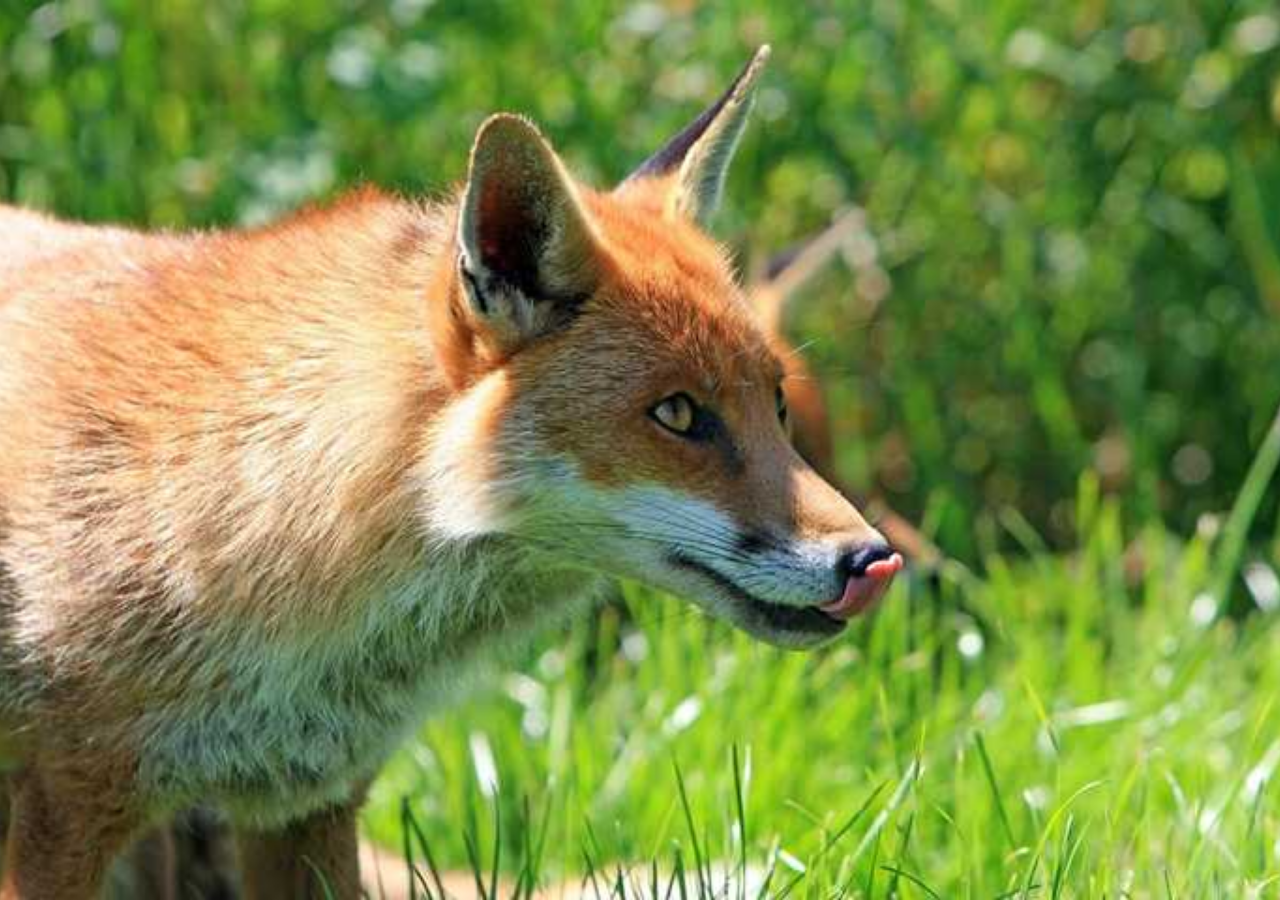
<file: index.html>
<!DOCTYPE html>
<html>
  <head>
    <meta charset="utf-8">
    <title>A2HS demo</title>
    <link href="style.css" rel="stylesheet">
    <script src="index.js" defer></script>
    <link rel="manifest" href="manifest.webmanifest">
  </head>
  <body>
    <img src="images/fox1.jpg" alt="a fox picture">
    <button class="add-button">Add to home screen</button>
  </body>
</html>
</file>
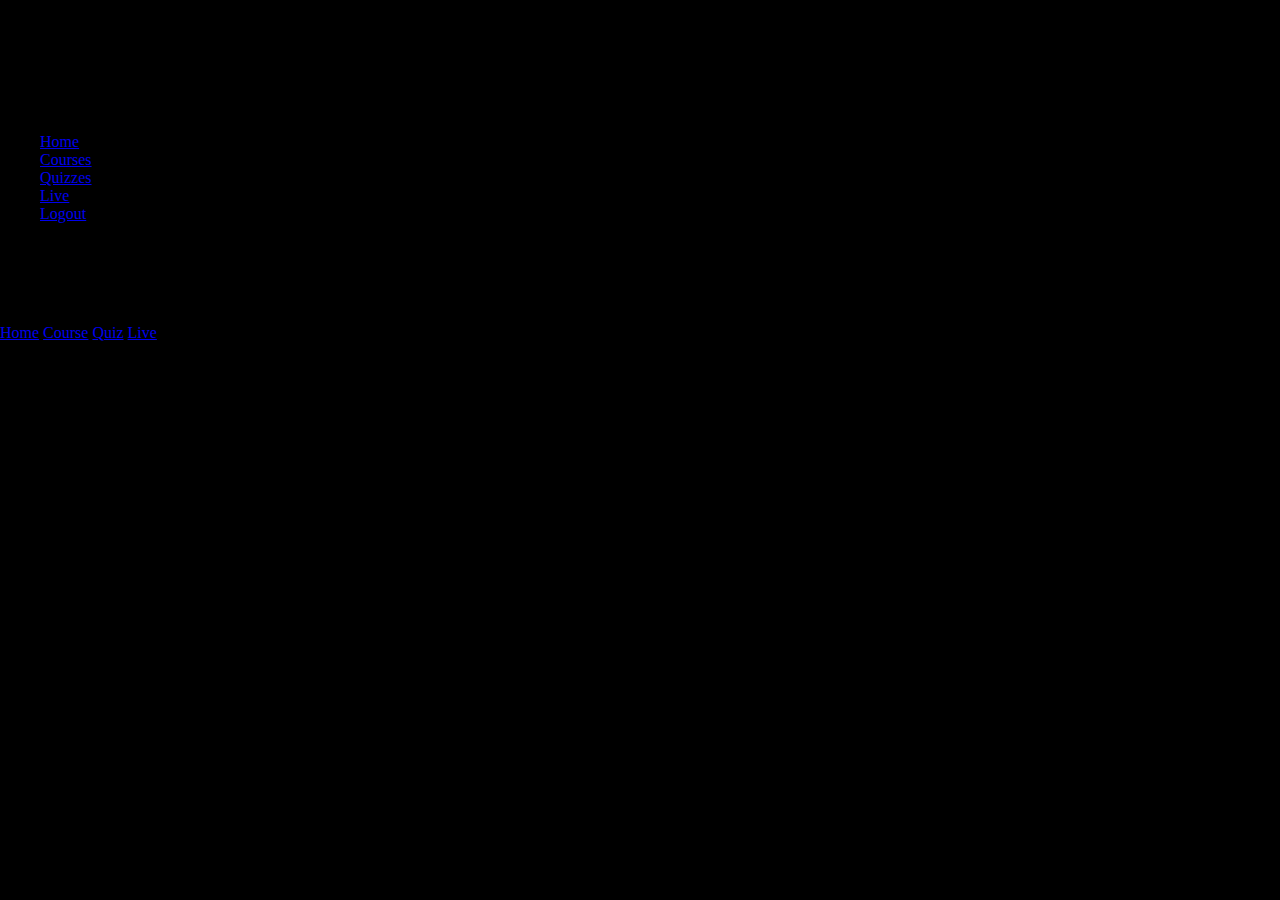
<file: home.html>
<!DOCTYPE html><html lang='en'><head><meta charset='UTF-8'><meta name='viewport' content='width=device-width, initial-scale=1.0'><title>Home</title><link rel='stylesheet' href='style.css'><script src='script.js' defer></script><link rel='manifest' href='manifest.json'><meta name='theme-color' content='#2196f3'></head><body><div class='topbar'><span class='menu-icon' onclick='toggleSidebar()'>☰</span><h1>Home</h1></div><div class='sidebar'><div class='close-btn' onclick='toggleSidebar()'>×</div><ul><li><a href='index.html'>Home</a></li><li><a href='course.html'>Courses</a></li><li><a href='quiz.html'>Quizzes</a></li><li><a href='live.html'>Live</a></li><li><a href='#' onclick='logout()'>Logout</a></li></ul></div><div class='main-content'><h2>Welcome to School App Dashboard!</h2><p>Explore your courses, quizzes and live classes.</p></div>
    <div class='bottom-nav'>
      <a href='index.html' class='active'>Home</a>
      <a href='course.html' class=''>Course</a>
      <a href='quiz.html' class=''>Quiz</a>
      <a href='live.html' class=''>Live</a>
    </div></body></html>
</file>
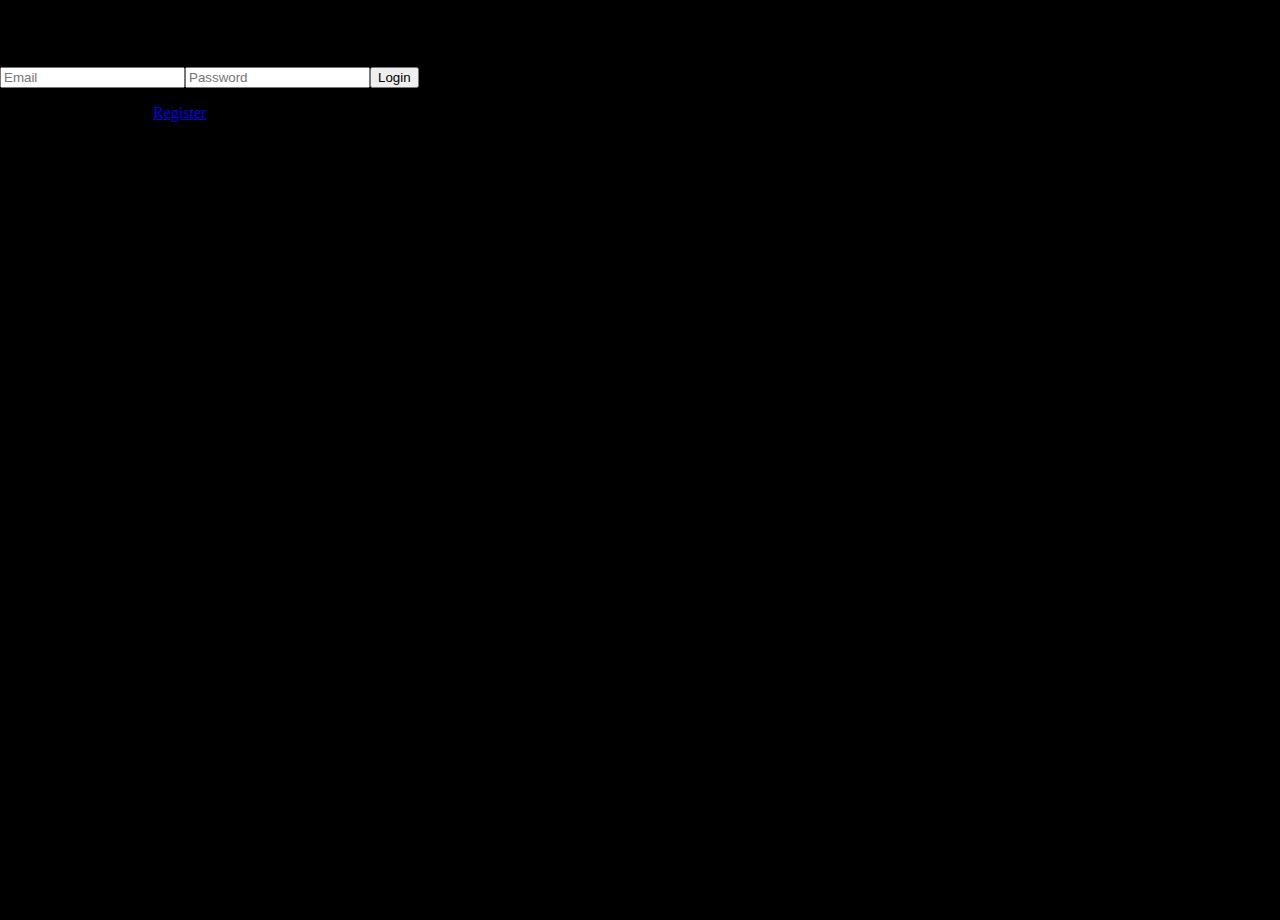
<file: live.html>
<!DOCTYPE html><html lang='en'><head><meta charset='UTF-8'><meta name='viewport' content='width=device-width, initial-scale=1.0'><title>Live Classes</title><link rel='stylesheet' href='style.css'><script src='script.js' defer></script><link rel='manifest' href='manifest.json'><meta name='theme-color' content='#2196f3'></head><body><div class='topbar'><span class='menu-icon' onclick='toggleSidebar()'>☰</span><h1>Live Classes</h1></div><div class='sidebar'><div class='close-btn' onclick='toggleSidebar()'>×</div><ul><li><a href='index.html'>Home</a></li><li><a href='course.html'>Courses</a></li><li><a href='quiz.html'>Quizzes</a></li><li><a href='live.html'>Live</a></li><li><a href='#' onclick='logout()'>Logout</a></li></ul></div><div class='main-content'><h2>Join Live Sessions</h2><p>Attend live interactive classes.</p></div>
    <div class='bottom-nav'>
      <a href='index.html' class=''>Home</a>
      <a href='course.html' class=''>Course</a>
      <a href='quiz.html' class=''>Quiz</a>
      <a href='live.html' class='active'>Live</a>
    </div></body></html>
</file>
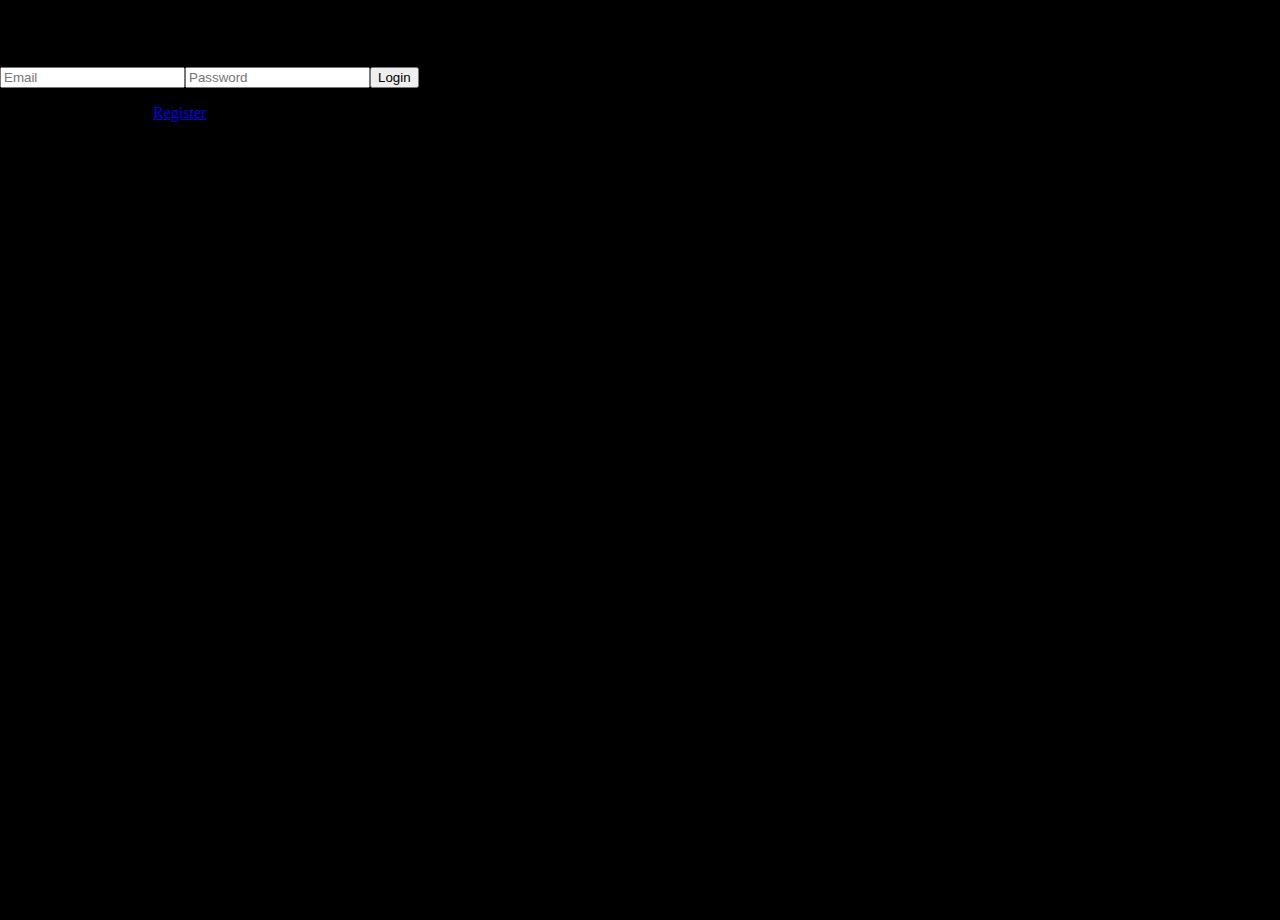
<file: login.html>
<!DOCTYPE html><html lang='en'><head><meta charset='UTF-8'><meta name='viewport' content='width=device-width, initial-scale=1.0'><title>Login</title><link rel='stylesheet' href='style.css'><script src='script.js' defer></script></head><body><div class='form-container'><div class='form-card'><h2>Login</h2><input type='email' id='email' placeholder='Email'><input type='password' id='password' placeholder='Password'><button onclick='loginUser()'>Login</button><p>Don't have an account? <a href='register.html'>Register</a></p></div></div></body></html>
</file>
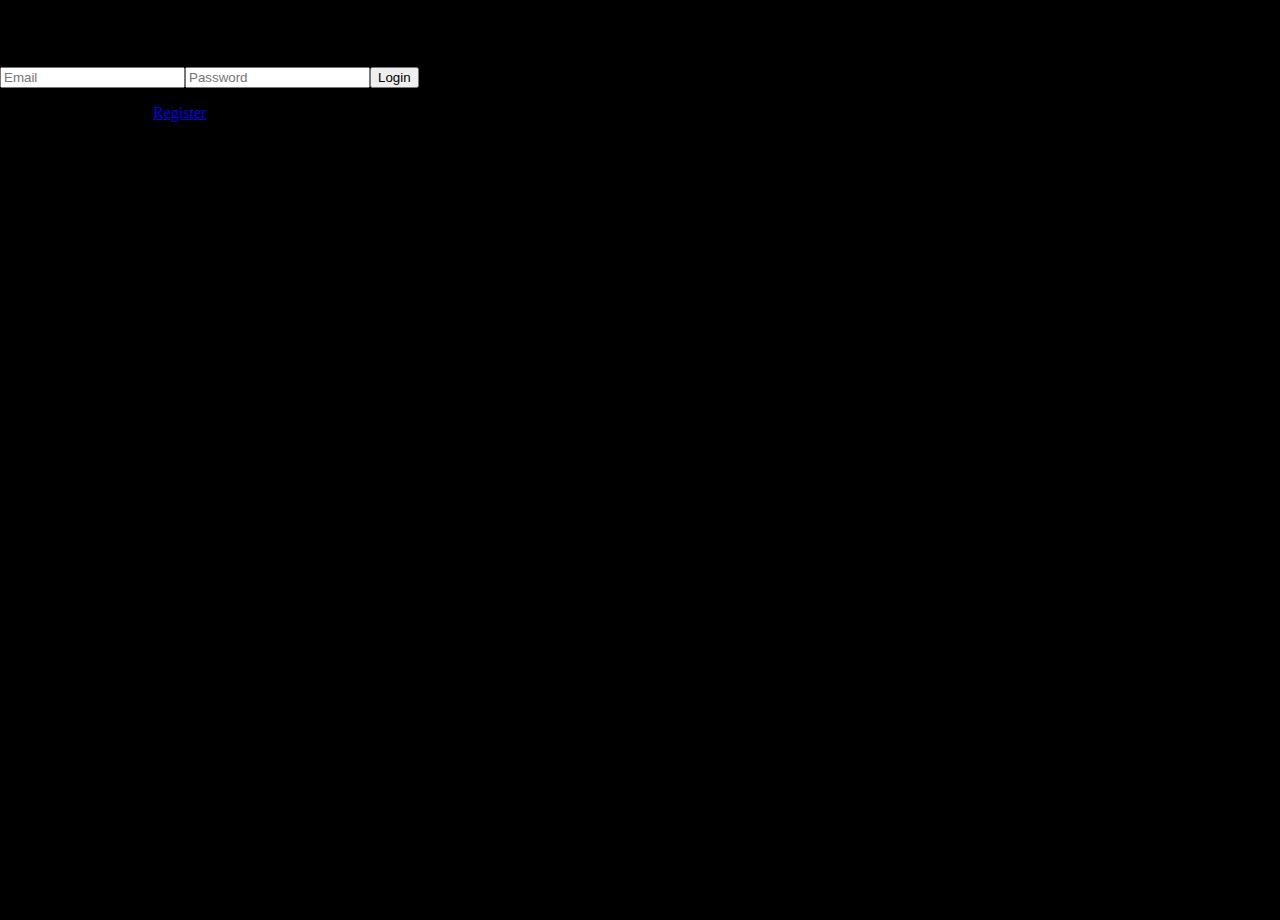
<file: quiz.html>
<!DOCTYPE html><html lang='en'><head><meta charset='UTF-8'><meta name='viewport' content='width=device-width, initial-scale=1.0'><title>Quizzes</title><link rel='stylesheet' href='style.css'><script src='script.js' defer></script><link rel='manifest' href='manifest.json'><meta name='theme-color' content='#2196f3'></head><body><div class='topbar'><span class='menu-icon' onclick='toggleSidebar()'>☰</span><h1>Quizzes</h1></div><div class='sidebar'><div class='close-btn' onclick='toggleSidebar()'>×</div><ul><li><a href='index.html'>Home</a></li><li><a href='course.html'>Courses</a></li><li><a href='quiz.html'>Quizzes</a></li><li><a href='live.html'>Live</a></li><li><a href='#' onclick='logout()'>Logout</a></li></ul></div><div class='main-content'><h2>Practice Quizzes</h2><p>Take quick quizzes to test your knowledge.</p></div>
    <div class='bottom-nav'>
      <a href='index.html' class=''>Home</a>
      <a href='course.html' class=''>Course</a>
      <a href='quiz.html' class='active'>Quiz</a>
      <a href='live.html' class=''>Live</a>
    </div></body></html>
</file>
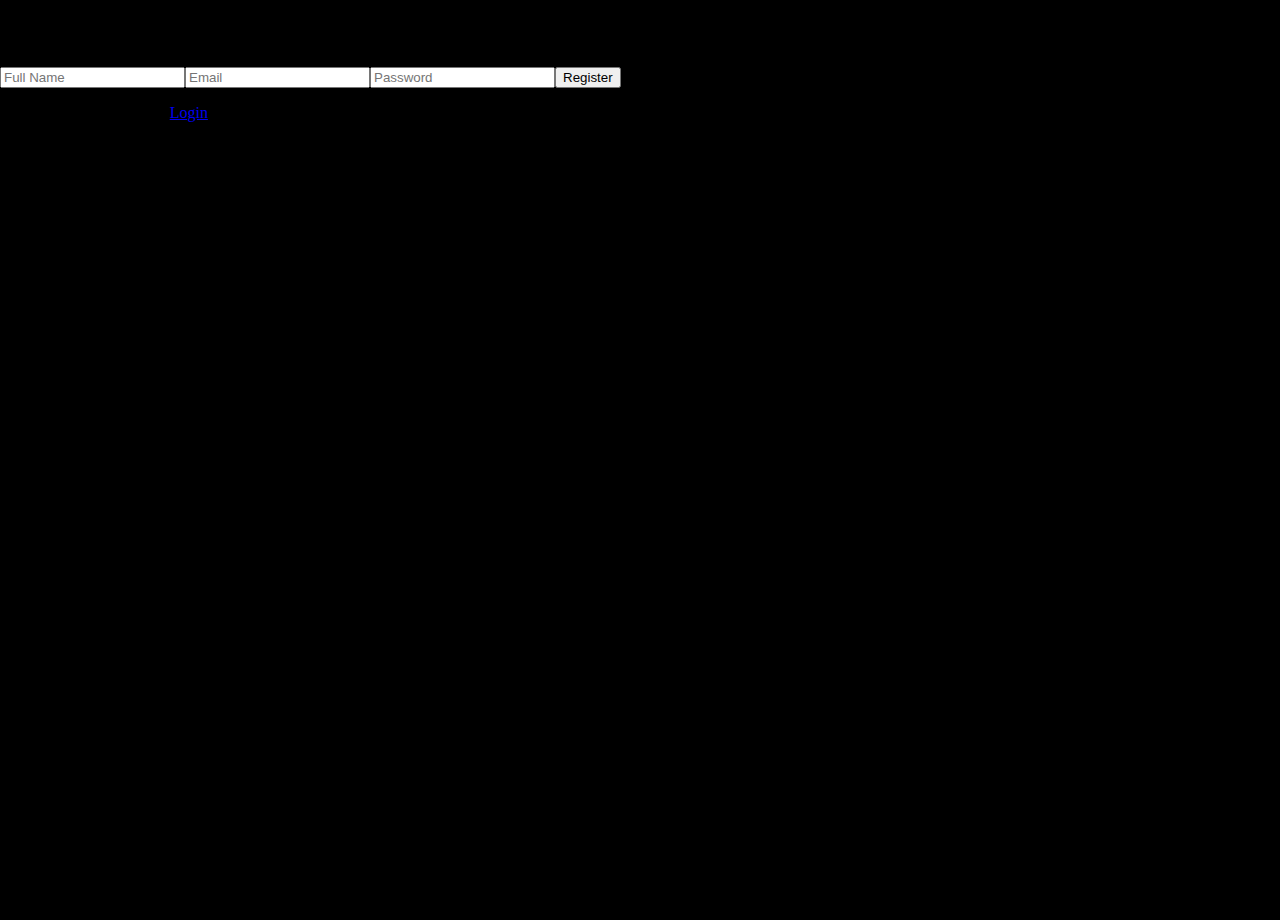
<file: register.html>
<!DOCTYPE html><html lang='en'><head><meta charset='UTF-8'><meta name='viewport' content='width=device-width, initial-scale=1.0'><title>Register</title><link rel='stylesheet' href='style.css'><script src='script.js' defer></script></head><body><div class='form-container'><div class='form-card'><h2>Register</h2><input type='text' id='name' placeholder='Full Name'><input type='email' id='email' placeholder='Email'><input type='password' id='password' placeholder='Password'><button>Register</button><p>Already have an account? <a href='login.html'>Login</a></p></div></div></body></html>
</file>
<file: style.css>
html {
  height: 100%;
  background: black;
}

body {
  height: inherit;
  margin: 0;
}

img {
  display: block;
  width: 100%;
}

.add-button {
  position: absolute;
  top: 1px;
  left: 1px;
}

@media (orientation: landscape) {
  img {
    height: 100%;
    object-fit: cover;
  }
}
</file>
